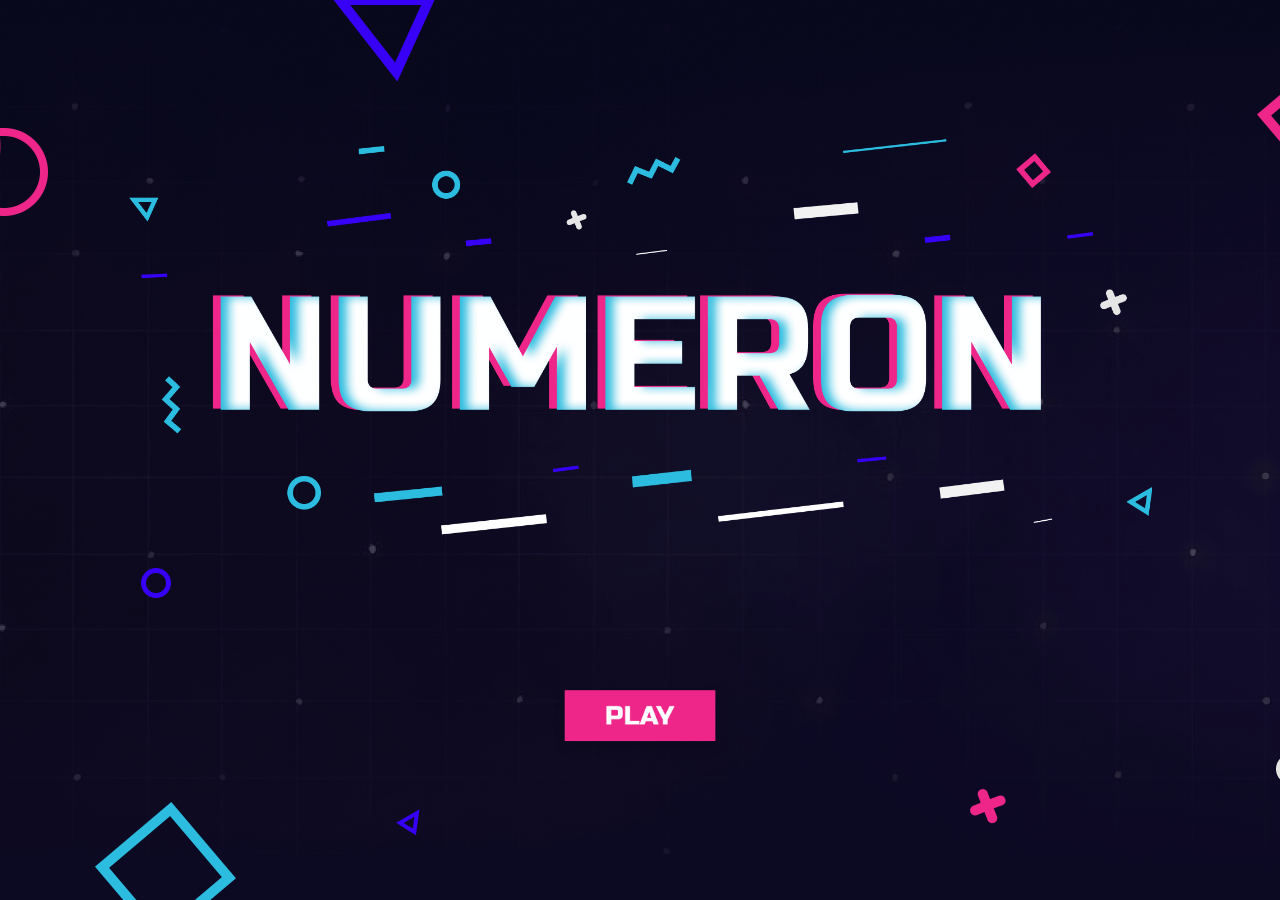
<file: index.html>
<!DOCTYPE html>
<html lang="en">
  <head>
    <meta charset="UTF-8" />
    <meta name="viewport" content="width=device-width, initial-scale=1.0" />
    <title>Numeron</title>
    <link rel="stylesheet" href="style.css" />
  </head>

  <body class="game-cover flex-centered">
    <img id="logo" src="./assets/numeron-logo.png" alt="logo" />
    <img
      class="play"
      id="play-button"
      src="./assets/play-button.png"
      alt="play-button"
    />
    <script src="./app.js"></script>
  </body>
</html>
</file>
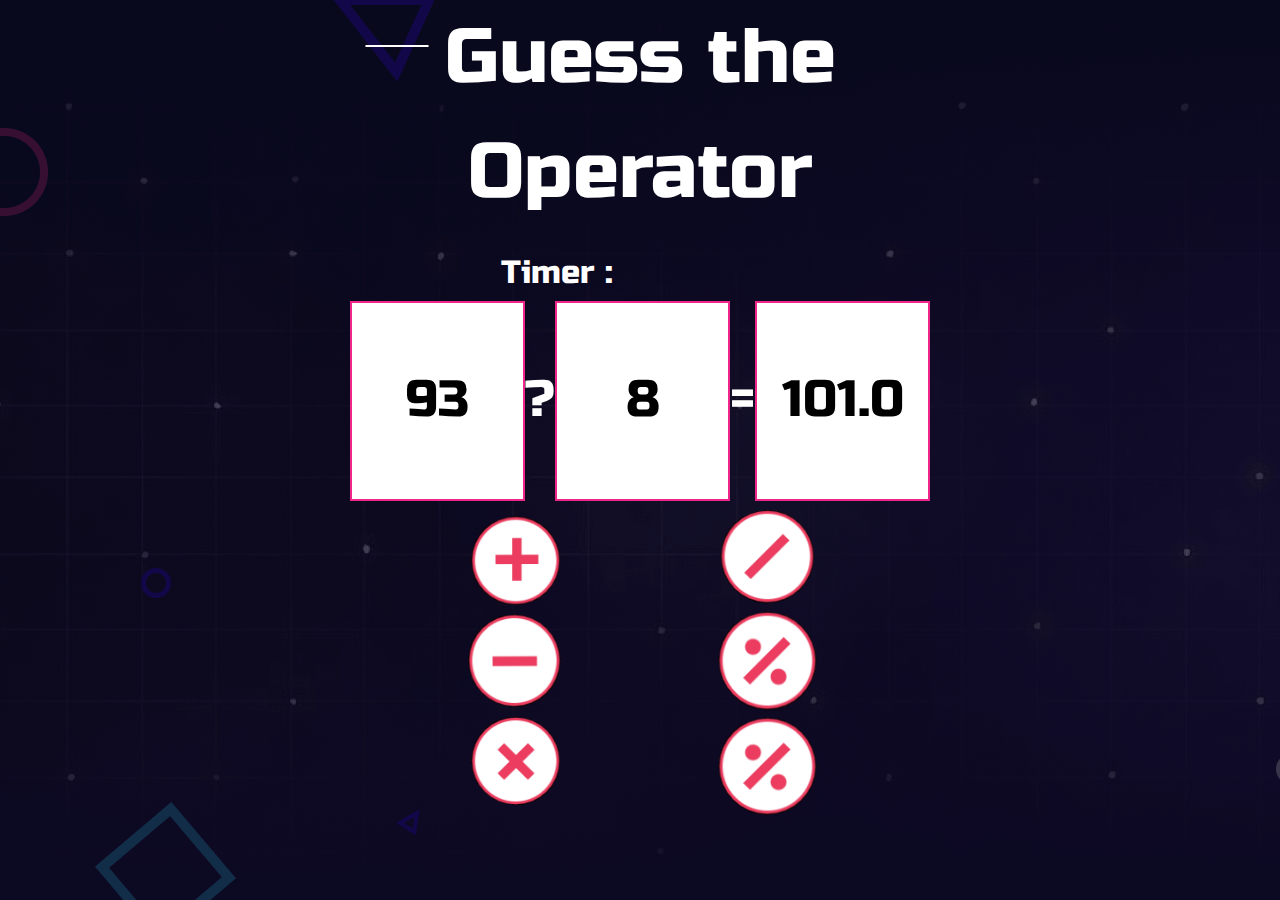
<file: game.html>
<!DOCTYPE html>
<html lang="en">
  <head>
    <meta charset="UTF-8" />
    <meta name="viewport" content="width=device-width, initial-scale=1.0" />
    <title>Numeron</title>
    <!-- Include Bootstrap CSS from CDN -->
    <link
      rel="stylesheet"
      href="https://maxcdn.bootstrapcdn.com/bootstrap/4.5.2/css/bootstrap.min.css"
    />
    <link rel="stylesheet" href="style.css" />
  </head>
  <body class="game">
    <div class="container-fluid">
      <div class="row justify-content-center">
        <div class="col-md-6 text-center">
          <div>
            <div id="instructions" class="container">Guess the Operator</div>
            <br />
            <div class="flex-centered">
              <div>
                <h2>Timer :</h2>
              </div>
              <div
                id="timer"
                class="flex-centered"
                style="font-size: 6vw; margin-top: 10px; margin-bottom: 10px"
              ></div>
            </div>

            <div id="score" class="flex-centered"></div>
          </div>
          <div id="numbers" class="container">
            <div id="number1" class="number-holder flex-centered"></div>
            <div>?</div>
            <div id="number2" class="number-holder flex-centered"></div>
            <div>=</div>
            <div id="number3" class="number-holder flex-centered"></div>
          </div>
          <div id="buttons" class="flex-centered" style="flex-direction: row">
            <div style="flex-direction: row">
              <img
                src="./assets/Numeron_plus.png"
                alt=""
                id="plus"
                class="button"
              />
              <img
                src="./assets/Numeron_minus.png"
                alt=""
                id="minus"
                class="button"
              />
              <img
                src="./assets/Numeron_mul.png"
                alt=""
                id="multiply"
                class="button"
              />
            </div>
            <div style="flex-direction: row">
              <img
                src="./assets/Numeron_div.png"
                alt=""
                id="divide"
                class="button"
              />
              <img
                src="./assets/Numeron_per.png"
                alt=""
                id="modulus"
                class="button"
              />
              <img
                src="./assets/Numeron_per.png"
                alt=""
                id="modulus"
                class="button"
              />
            </div>
          </div>
        </div>
      </div>
    </div>

    <!-- Include Bootstrap JS and jQuery from CDN -->
    <script src="https://ajax.googleapis.com/ajax/libs/jquery/3.5.1/jquery.min.js"></script>
    <script src="https://cdnjs.cloudflare.com/ajax/libs/popper.js/1.16.0/umd/popper.min.js"></script>
    <script src="https://maxcdn.bootstrapcdn.com/bootstrap/4.5.2/js/bootstrap.min.js"></script>
    <script src="./game.js"></script>
  </body>
</html>
</file>
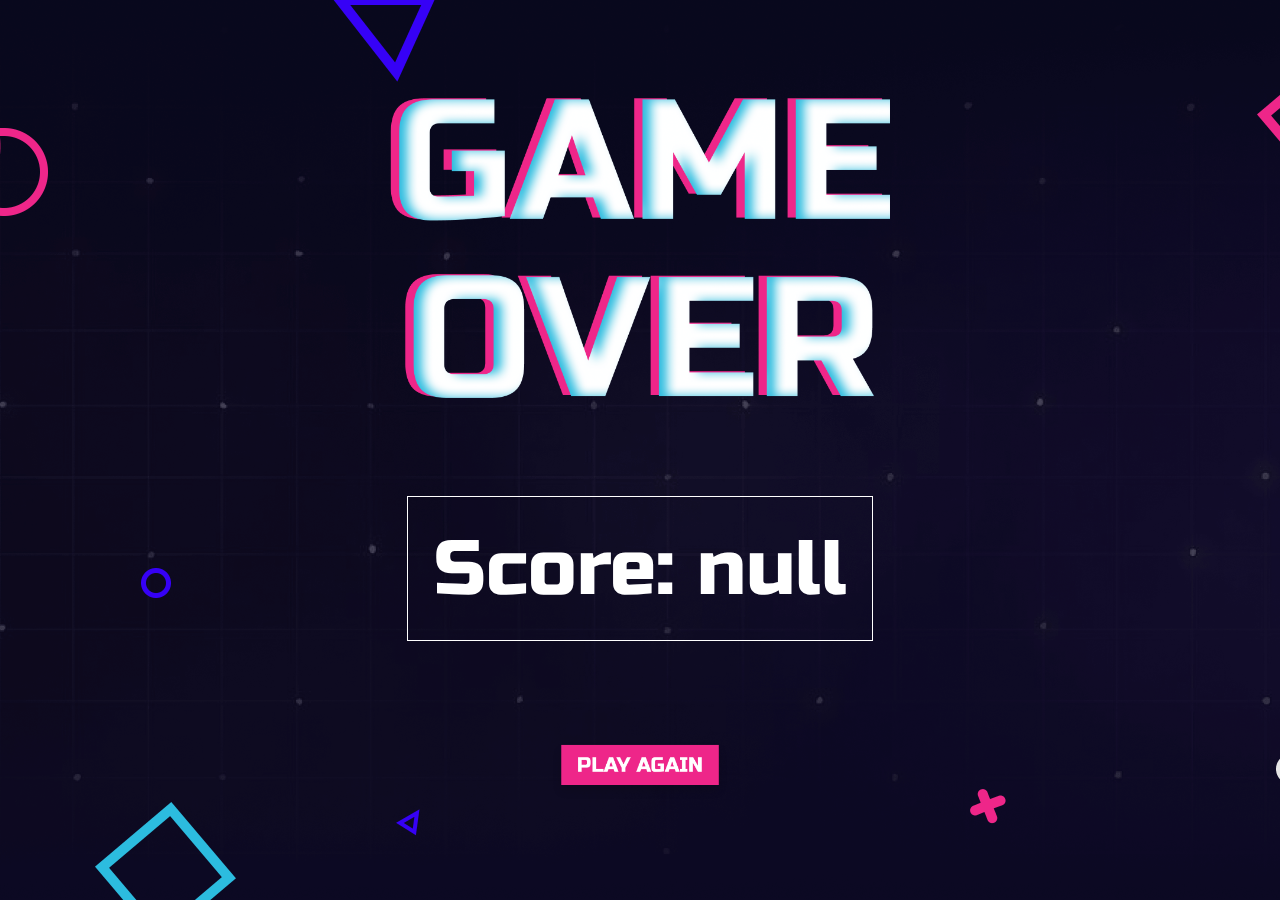
<file: gameover.html>
<!DOCTYPE html>
<html lang="en">
  <head>
    <meta charset="UTF-8" />
    <meta name="viewport" content="width=device-width, initial-scale=1.0" />
    <title>Numeron</title>
    <link rel="stylesheet" href="style.css" />
  </head>

  <body class="game-cover flex-centered">
    <img id="game-over-text" src="./assets/gameover-text.png" alt="game-over" />
    <div id="score-box">Score: <span id="score-board"></span></div>
    <img
      id="play-again-button"
      src="./assets/play-again-button.png"
      alt="play-again"
      class="play"
    />
    <script src="./score.js"></script>
  </body>
</html>
</file>
<file: style.css>
@import url('https://fonts.googleapis.com/css2?family=Russo+One&display=swap');

* {
    margin: 0;
    padding: 0;
    box-sizing: border-box;
}

.game-cover {
    background: url("/assets/numeron-bg-min.png") no-repeat;
    background-size: cover;
}

body {
    font-family: 'Russo One', sans-serif;
    color: white;
    height: 100vh;
    flex-direction: column;
}

.flex-centered {
    display: flex;
    align-items: center;
    justify-content: space-evenly;
}

.game {
    background: url("/assets/game-inside-bg-min.png") no-repeat;
    background-size: cover;
}

#logo {
    width: 80%;
    height: auto;
}

.play {
    width: 180px;
    cursor: pointer;
}

#numbers {
    width: 100%;
    display: flex;
    justify-content: space-around;
    align-items: center;
}

.number-holder {
    background-color: white;
    color: black;
    width: 25vw;
    max-width: 200px;
    max-height: 200px;
    height: 25vw;
    border: 2px solid #EE2689;
}

#instructions {
    font-size: 6vw;
}

#numbers * {
    font-size: 4vw;
}

#buttons * {
    width: 25%;
    min-width: 120px;
    cursor: pointer;
}

#time {
    /* width: 10%;
    position: absolute;
    top: 5vh;
    right: 5vh;
    font-size: 6vw;
    border: 1px solid white;
    border-radius: 3px; */
}
#score {
    width: 10%;
    position: absolute;
    top: 5vh;
    left: 5vh;
    font-size: 6vw;
    border: 1px solid white;
    border-radius: 3px;
}


#game-over-text {
    width: 50%;
    max-width: 500px;
}

#score-box {
    font-size: 6vw;
    border: 1px solid white;
    padding: 2vw;
}

.operators {
    font-size: 3em;
    border: 1px solid #ee2689;
    padding: 30px;
    text-align: center;
    background-color: white;
    color: black;
    margin-right: 100px;
    border-radius: 50%;
}

#buttons {
    display: flex;
    justify-content: space-evenly;
}
</file>
